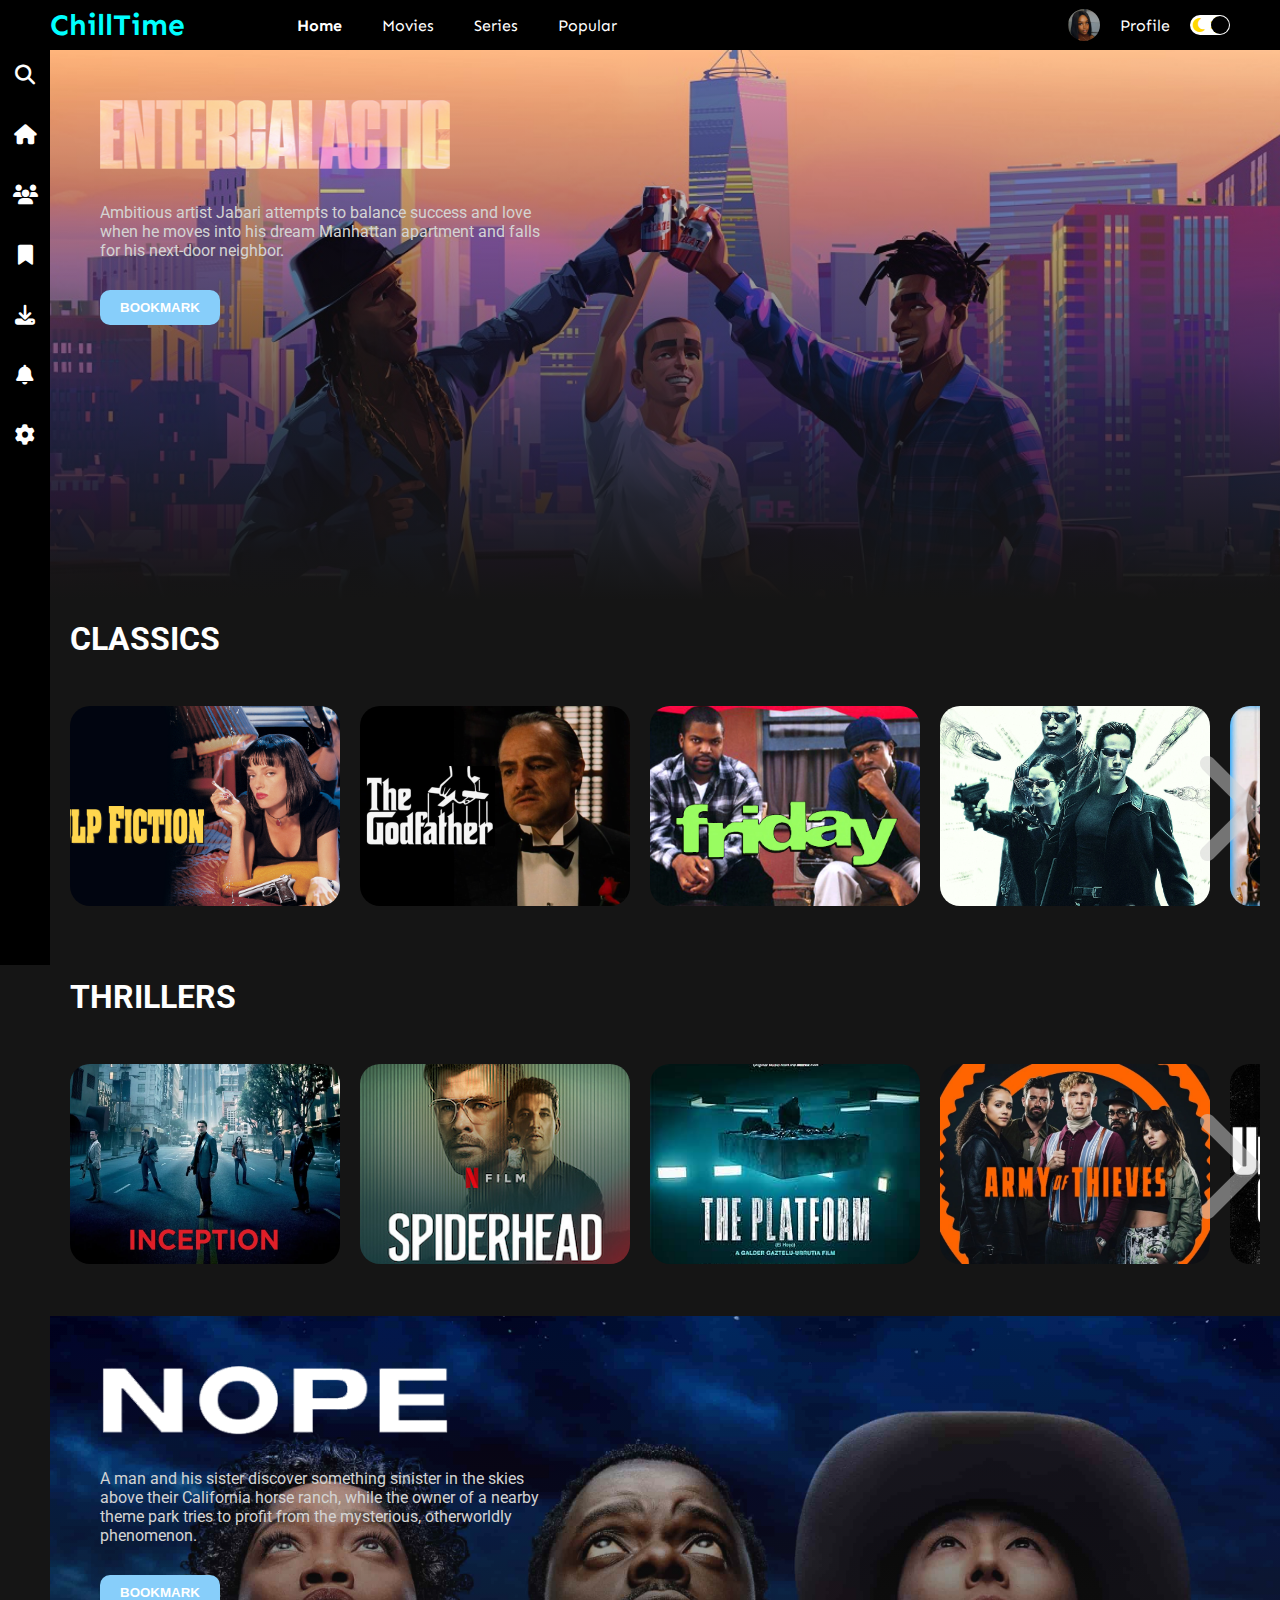
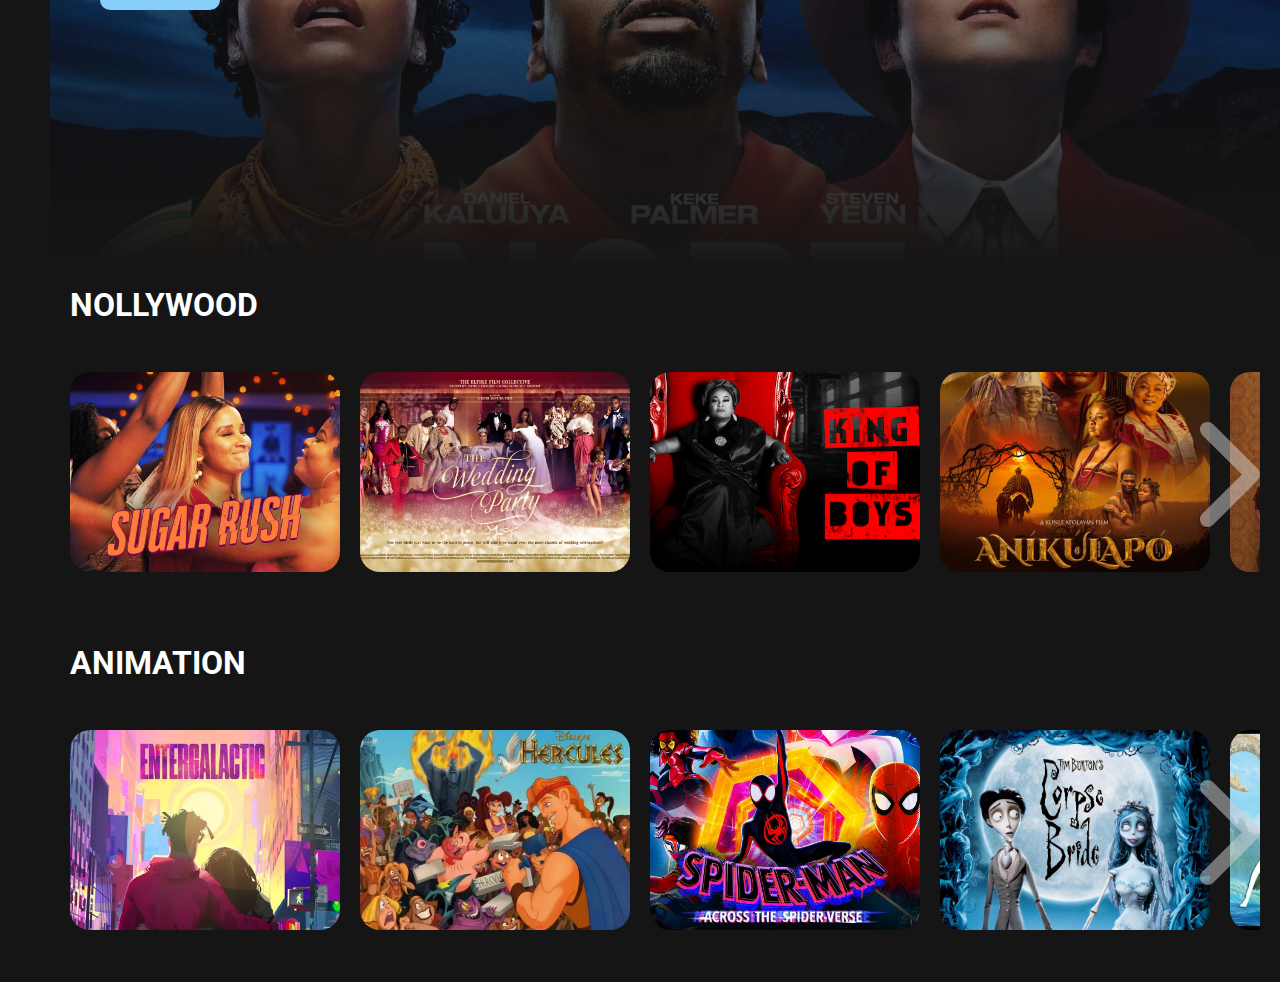
<file: index.html>
<!DOCTYPE html>

<html lang="en">

<head>
    <meta charset="UTF-8">
    <meta http-equiv="X-UA-Compatible" content="IE=edge">
    <meta name="viewport" content="width=device-width, initial-scale=1.0">
    <title>Adaeze's Movie Gallery</title>
    <meta name="description" content="A website displaying the author's favourite movies">  
    <meta name="author" content="Adaeze Eke">
    <link rel="stylesheet" href="css\styles.css">
    <link href="https://fonts.googleapis.com/css2?family=Roboto:wght@100;300;400;500;700;900&family=Sen:wght@400;700;800&display=swap" rel="stylesheet">
    <link rel="stylesheet" href="https://cdnjs.cloudflare.com/ajax/libs/font-awesome/6.4.2/css/all.min.css">
</head>

<body>
    <div class="navbar">
        <div class="navbar-container">
            <div class="logo-container"><h1 class="logo">ChillTime</h1></div> 
            <div class="menu-container">
                <ul class="menu-list">
                    <li class="menu-list-item active">Home</li>
                    <li class="menu-list-item">Movies</li>
                    <li class="menu-list-item">Series</li>
                    <li class="menu-list-item">Popular</li>
                </ul>
            </div>
            <div class="profile-container">
                <img class="profile-picture" src="images/profile.JPG" alt="Adaeze">
                <a href="profile.html" target="_blank" class="profile-link">
                    <div class="profile-text-container">
                        <span class="profile-text">Profile</span>
                    </div>
                </a>
                <div class="toggle">
                    <i class="fa-solid fa-moon toggle-icon"></i>
                    <i class="fa-solid fa-sun toggle-icon"></i>
                    <div class="toggle-ball"></div>
                </div>
            </div>
        </div>
    </div>
    <div class="sidebar">
        <i class="left-menu-icon fa-solid fa-magnifying-glass"></i>
        <i class="left-menu-icon fa-solid fa-house"></i>
        <i class="left-menu-icon fa-solid fa-users"></i>
        <i class="left-menu-icon fa-solid fa-bookmark"></i>
        <i class="left-menu-icon fa-solid fa-download"></i>
        <i class="left-menu-icon fa-solid fa-bell"></i>
        <i class="left-menu-icon fa-solid fa-gear"></i>
    </div>
    <div class="container">
        <div class="content-container">
            <div class="featured-content"
                style="background: linear-gradient(to bottom, rgba(0, 0, 0, 0), #151515), url('images/Entergalactic-2.jpg'); background-size: cover; background-repeat: no-repeat; background-position: center center;">
                <img class="featured-title" src="images/Entergalactic-title.jpg" alt="Entergalactic">
                <p class="featured-desc">Ambitious artist Jabari attempts to balance success and love when 
                    he moves into his dream Manhattan apartment and falls for his next-door neighbor.</p>
                <button class="featured-button">BOOKMARK</button>
            </div>
            <div class="movie-list-container">
                <h1 class="movie-list-title">CLASSICS</h1>
                <div class="movie-list-wrapper">
                    <div class="movie-list">
                        <div class="movie-list-item">
                            <img class="movie-list-item-img" src="images/Pulp-fiction.jpg" alt="Pulp Fiction">
                            <span class="movie-list-item-title">Pulp Fiction</span>
                            <button class="movie-list-item-button">Bookmark</button>
                        </div>
                        <div class="movie-list-item">
                            <img class="movie-list-item-img" src="images/The-godfather.png" alt="The Godfather">
                            <span class="movie-list-item-title">The Godfather</span>
                            <button class="movie-list-item-button">Bookmark</button>
                        </div>
                        <div class="movie-list-item">
                            <img class="movie-list-item-img" src="images/Friday.jpg" alt="Friday">
                            <span class="movie-list-item-title">Friday</span>
                            <button class="movie-list-item-button">Bookmark</button>
                        </div>
                        <div class="movie-list-item">
                            <img class="movie-list-item-img" src="images/The_Matrix.webp" alt="The Matrix">
                            <span class="movie-list-item-title">The Matrix</span>
                            <button class="movie-list-item-button">Bookmark</button>
                        </div>
                        <div class="movie-list-item">
                            <img class="movie-list-item-img" src="images/clueless.jpg" alt="Clueless">
                            <span class="movie-list-item-title">Clueless</span>
                            <button class="movie-list-item-button">Bookmark</button>
                        </div>
                        <div class="movie-list-item">
                            <img class="movie-list-item-img" src="images/Memento.jpg" alt="Memento">
                            <span class="movie-list-item-title">Memento</span>
                            <button class="movie-list-item-button">Bookmark</button>
                        </div>
                        <div class="movie-list-item">
                            <img class="movie-list-item-img" src="images/Titanic.jpg" alt="Titanic">
                            <span class="movie-list-item-title">Titanic</span>
                            <button class="movie-list-item-button">Bookmark</button>
                        </div>
                        <div class="movie-list-item">
                            <img class="movie-list-item-img" src="images/Pretty-woman.jpg" alt="Pretty Woman">
                            <span class="movie-list-item-title">Pretty Woman</span>
                            <button class="movie-list-item-button">Bookmark</button>
                        </div>
                    </div>
                    <i class="fa-solid fa-chevron-right arrow"></i>
                </div>
            </div>
            <div class="movie-list-container">
                <h1 class="movie-list-title">THRILLERS</h1>
                <div class="movie-list-wrapper">
                    <div class="movie-list">
                        <div class="movie-list-item">
                            <img class="movie-list-item-img" src="images/Inception-1.webp" alt="Inception">
                            <span class="movie-list-item-title">Inception</span>
                            <button class="movie-list-item-button">Bookmark</button>
                        </div>
                        <div class="movie-list-item">
                            <img class="movie-list-item-img" src="images/SHead.jpg" alt="Spiderhead">
                            <span class="movie-list-item-title">Spiderhead</span>
                            <button class="movie-list-item-button">Bookmark</button>
                        </div>
                        <div class="movie-list-item">
                            <img class="movie-list-item-img" src="images/The-platform.jpg" alt="The Platform">
                            <span class="movie-list-item-title">The Platform</span>
                            <button class="movie-list-item-button">Bookmark</button>
                        </div>
                        <div class="movie-list-item">
                            <img class="movie-list-item-img" src="images/army-of-thieves.webp" alt="Army of Thieves">
                            <span class="movie-list-item-title">Army of Thieves</span>
                            <button class="movie-list-item-button">Bookmark</button>
                        </div>
                        <div class="movie-list-item">
                            <img class="movie-list-item-img" src="images/Uncut-gems.jpg" alt="Uncut Gems">
                            <span class="movie-list-item-title">Uncut Gems</span>
                            <button class="movie-list-item-button">Bookmark</button>
                        </div>
                        <div class="movie-list-item">
                            <img class="movie-list-item-img" src="images/The-guilty.jpg" alt="The Guilty">
                            <span class="movie-list-item-title">The Guilty</span>
                            <button class="movie-list-item-button">Bookmark</button>
                        </div>
                        <div class="movie-list-item">
                            <img class="movie-list-item-img" src="images/6-underground.jpg" alt="6 Underground">
                            <span class="movie-list-item-title">6 Underground</span>
                            <button class="movie-list-item-button">Bookmark</button>
                        </div>
                        <div class="movie-list-item">
                            <img class="movie-list-item-img" src="images/nope (1).jpg" alt="Nope">
                            <span class="movie-list-item-title">Nope</span>
                            <button class="movie-list-item-button">Bookmark</button>
                        </div>
                    </div>
                    <i class="fa-solid fa-chevron-right arrow"></i>
                </div>
            </div>
            <div class="featured-content"
            style="background: linear-gradient(to bottom, rgba(0, 0, 0, 0), #151515), url('images/nope.jpg'); background-size: cover; background-repeat: no-repeat; background-position: center center;">
            <img class="featured-title" src="images/nope-title.png" alt="Nope">
            <p class="featured-desc">A man and his sister discover something sinister in the skies above their California horse ranch,
                while the owner of a nearby theme park tries to profit from the mysterious, otherworldly phenomenon.</p>
            <button class="featured-button">BOOKMARK</button>
        </div>
            <div class="movie-list-container">
                <h1 class="movie-list-title">NOLLYWOOD</h1>
                <div class="movie-list-wrapper">
                    <div class="movie-list">
                        <div class="movie-list-item">
                            <img class="movie-list-item-img" src="images/Sugar-rush2.jpg" alt="Sugar Rush">
                            <span class="movie-list-item-title">Sugar Rush</span>
                            <button class="movie-list-item-button">Bookmark</button>
                        </div>
                        <div class="movie-list-item">
                            <img class="movie-list-item-img" src="images/Wedding-party.jpg" alt="Wedding Party">
                            <span class="movie-list-item-title">Wedding Party</span>
                            <button class="movie-list-item-button">Bookmark</button>
                        </div>
                        <div class="movie-list-item">
                            <img class="movie-list-item-img" src="images/King-of-boys.jpg" alt="King of Boys">
                            <span class="movie-list-item-title">King of Boys</span>
                            <button class="movie-list-item-button">Bookmark</button>
                        </div>
                        <div class="movie-list-item">
                            <img class="movie-list-item-img" src="images/Anikulapo.png" alt="Anikulapo">
                            <span class="movie-list-item-title">Anikulapo</span>
                            <button class="movie-list-item-button">Bookmark</button>
                        </div>
                        <div class="movie-list-item">
                            <img class="movie-list-item-img" src="images/Merry-men.jpg" alt="Merry Men">
                            <span class="movie-list-item-title">Merry Men</span>
                            <button class="movie-list-item-button">Bookmark</button>
                        </div>
                        <div class="movie-list-item">
                            <img class="movie-list-item-img" src="images/The-griot.jpg" alt="The Griot">
                            <span class="movie-list-item-title">The Griot</span>
                            <button class="movie-list-item-button">Bookmark</button>
                        </div>
                        <div class="movie-list-item">
                            <img class="movie-list-item-img" src="images/Chief-daddy.jpg" alt="Chief Daddy 2">
                            <span class="movie-list-item-title">Chief Daddy 2</span>
                            <button class="movie-list-item-button">Bookmark</button>
                        </div>
                        <div class="movie-list-item">
                            <img class="movie-list-item-img" src="images/quams-money.jpg" alt="Quam's Money">
                            <span class="movie-list-item-title">Quam's Money</span>
                            <button class="movie-list-item-button">Bookmark</button>
                        </div>
                    </div>
                    <i class="fa-solid fa-chevron-right arrow"></i>
                </div>
            </div>
            <div class="movie-list-container">
                <h1 class="movie-list-title">ANIMATION</h1>
                <div class="movie-list-wrapper">
                    <div class="movie-list">
                        <div class="movie-list-item">
                            <img class="movie-list-item-img" src="images/Entergalactic.jpg" alt="Entergalactic">
                            <span class="movie-list-item-title">Entergalactic</span>
                            <button class="movie-list-item-button">Bookmark</button>
                        </div>
                        <div class="movie-list-item">
                            <img class="movie-list-item-img" src="images/Hercules.webp" alt="Hercules">
                            <span class="movie-list-item-title">Hercules</span>
                            <button class="movie-list-item-button">Bookmark</button>
                        </div>
                        <div class="movie-list-item">
                            <img class="movie-list-item-img" src="images/spiderman.webp" alt="Spiderman: Across the Spider-verse">
                            <span class="movie-list-item-title">Spiderman</span>
                            <button class="movie-list-item-button">Bookmark</button>
                        </div>
                        <div class="movie-list-item">
                            <img class="movie-list-item-img" src="images/corpse-bride.jpg" alt="Corpse Bride">
                            <span class="movie-list-item-title">Corpse Bride</span>
                            <button class="movie-list-item-button">Bookmark</button>
                        </div>
                        <div class="movie-list-item">
                            <img class="movie-list-item-img" src="images/moana.jpg" alt="Moana">
                            <span class="movie-list-item-title">Moana</span>
                            <button class="movie-list-item-button">Bookmark</button>
                        </div>
                        <div class="movie-list-item">
                            <img class="movie-list-item-img" src="images/the-iron-giant.jpg" alt="The Iron Giant">
                            <span class="movie-list-item-title">The Iron Giant</span>
                            <button class="movie-list-item-button">Bookmark</button>
                        </div>
                        <div class="movie-list-item">
                            <img class="movie-list-item-img" src="images/monster-house.jpg" alt="Monster House">
                            <span class="movie-list-item-title">Monster House</span>
                            <button class="movie-list-item-button">Bookmark</button>
                        </div>
                        <div class="movie-list-item">
                            <img class="movie-list-item-img" src="images/9.jpg" alt="9">
                            <span class="movie-list-item-title">9</span>
                            <button class="movie-list-item-button">Bookmark</button>
                        </div>
                    </div>
                    <i class="fa-solid fa-chevron-right arrow"></i>
                </div>
            </div>
        </div>
    </div>
    <script src="js/main.js"></script>
</body>

</html>
</file>
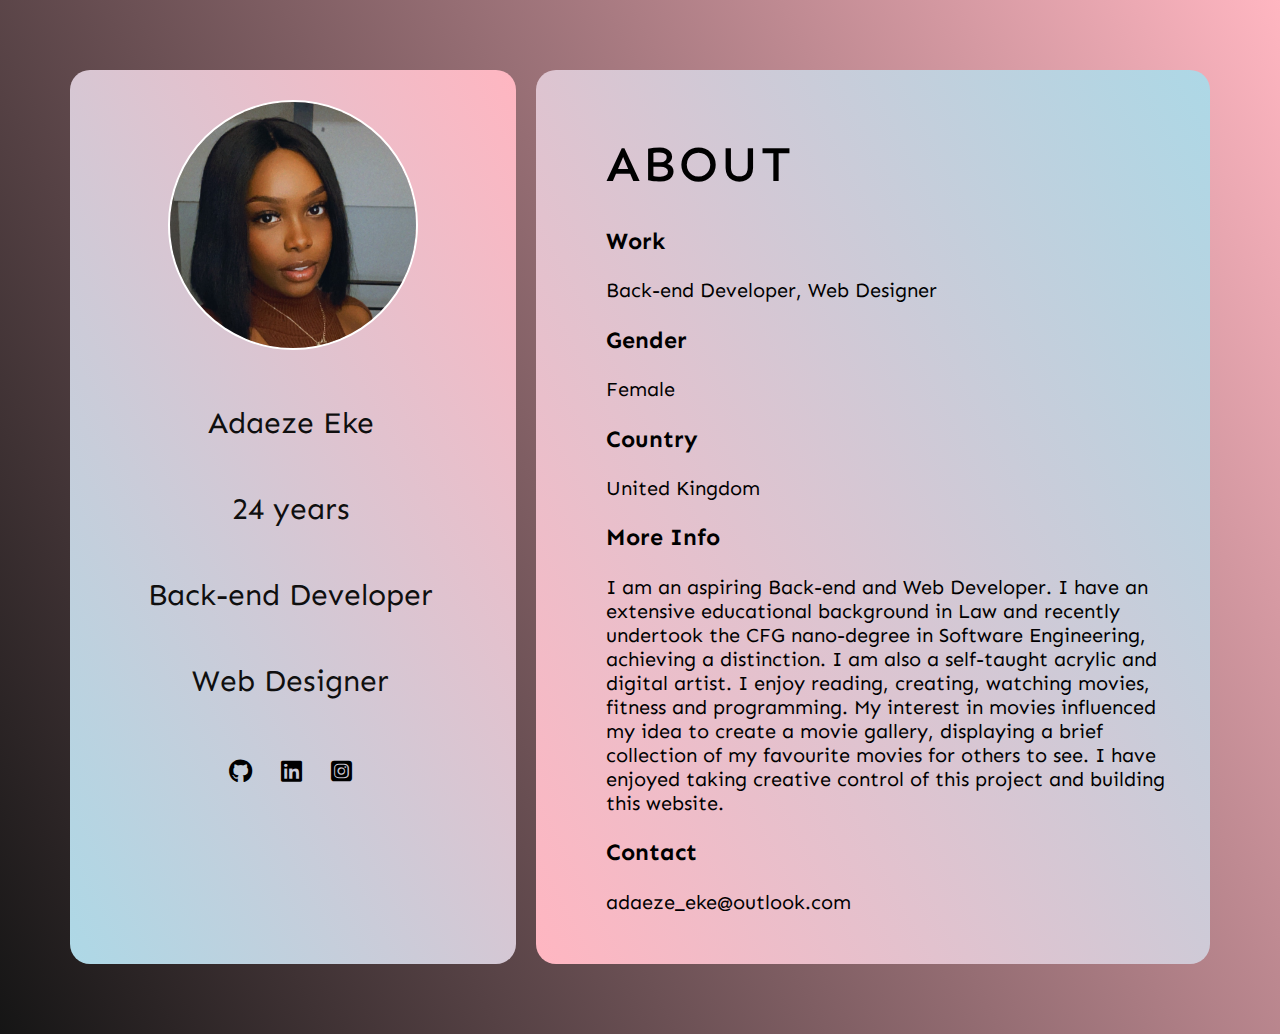
<file: profile.html>
<!DOCTYPE html>

<html lang="en">

<head>
    <meta charset="UTF-8">
    <meta http-equiv="X-UA-Compatible" content="IE=edge">
    <meta name="viewport" content="width=device-width, initial-scale=1.0">
    <title>Adaeze's Profile</title>
    <link rel="stylesheet" href="css\profile-styles.css">
    <link href="https://fonts.googleapis.com/css2?family=Roboto:wght@100;300;400;500;700;900&family=Sen:wght@400;700;800&display=swap" rel="stylesheet">
    <link rel="stylesheet" href="https://cdnjs.cloudflare.com/ajax/libs/font-awesome/6.4.2/css/all.min.css">
</head>

<body>
    <div class="container">
        <div class="box">
            <img src="images/profile.JPG" alt="Adaeze Eke">
            <ul>
                <li>Adaeze Eke</li>
                <li>24 years</li>
                <li>Back-end Developer</li>
                <li>Web Designer</li>
                <li>
                    <a href="https://github.com/Adaezeeke1" target="_blank">
                        <i style="font-size:24px" class="fa-brands fa-github"></i>
                    </a>
                    <a href="https://www.linkedin.com/in/adaeze-eke-aaab481a8/" target="_blank">
                        <i style="font-size:24px" class="fa-brands fa-linkedin"></i>
                    </a>
                    <a href="https://www.instagram.com/adaezee_x/" target="_blank">
                        <i style="font-size:24px" class="fa-brands fa-square-instagram"></i>
                    </a>
                </li>
            </ul>
        </div>
        <div class="About">
            <ul>
                <h1>About</h1>
            </ul>
            <ul>
                <h3>Work</h3>
                <li>Back-end Developer, Web Designer</li>
            </ul>
            <ul>
                <h3>Gender</h3>
                <li>Female</li>
            </ul>
            <ul>
                <h3>Country</h3>
                <li>United Kingdom</li>
            </ul>
            <ul>
                <h3>More Info</h3>
                <p>I am an aspiring Back-end and Web Developer. I have an extensive educational background in Law and 
                    recently undertook the CFG nano-degree in Software Engineering, achieving a distinction. I am also
                    a self-taught acrylic and digital artist. I enjoy reading, creating, watching movies, fitness and programming.
                    My interest in movies influenced my idea to create a movie gallery, displaying a brief collection of my
                    favourite movies for others to see. I have enjoyed taking creative control of this project and building
                    this website.</p>
            </ul>
            <ul>
                <h3>Contact</h3>
                <li>adaeze_eke@outlook.com</li>
            </ul>
        </div>
    </div>
</body>
</html>
</file>
